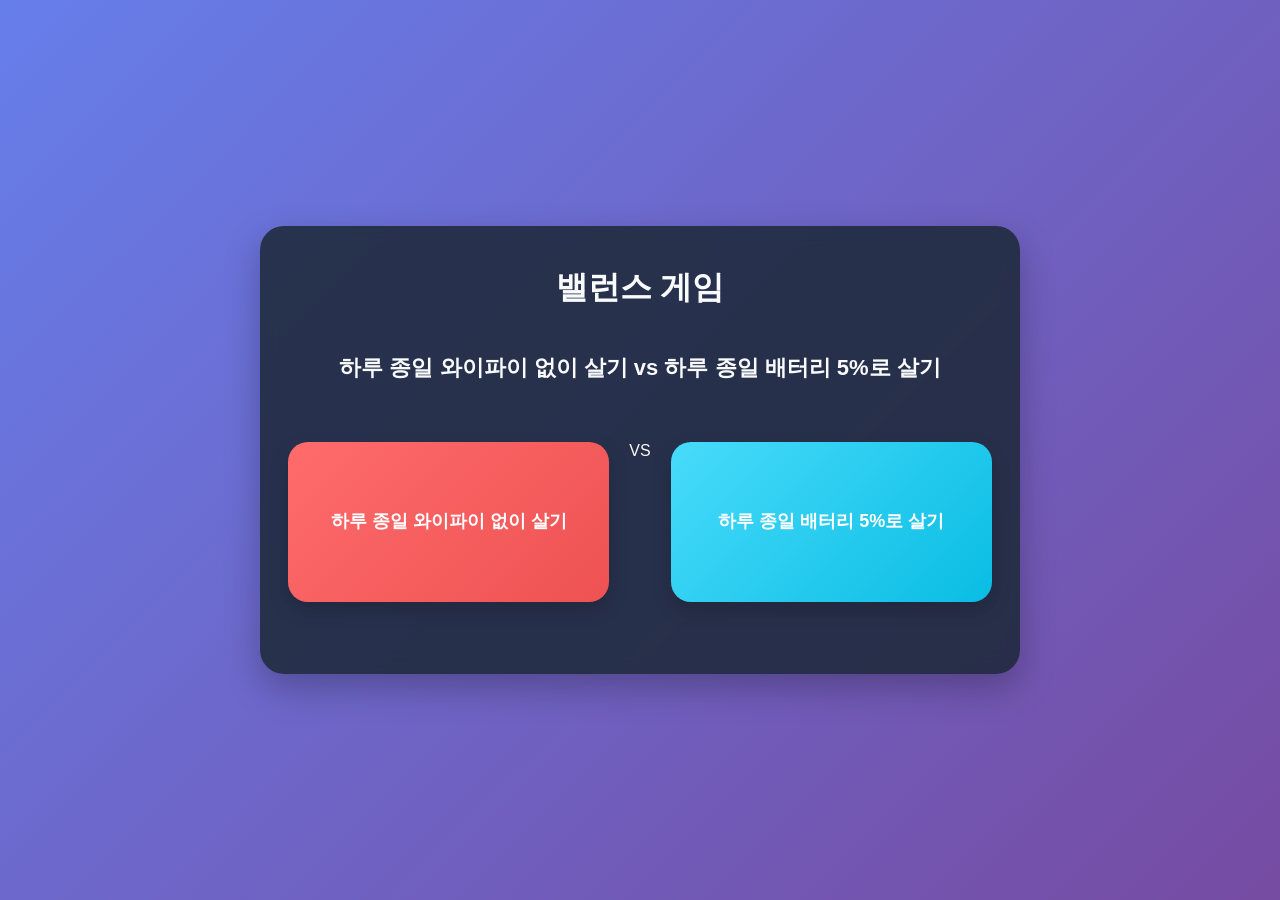
<file: balance_game/index.html>
<!DOCTYPE html>
<html lang="ko">

<head>
    <meta charset="UTF-8">
    <meta name="viewport" content="width=device-width, initial-scale=1.0">
    <meta name="description" content="재미있는 질문에 투표하고 결과를 확인하는 밸런스 게임 웹사이트">
    <title>밸런스 게임</title>
    <link rel="stylesheet" href="style.css">
</head>

<body>
    <div class="container">
        <h1>밸런스 게임</h1>
        <p id="question-text"></p>

        <div class="options">
            <button id="btn-a" class="option-btn option-a" type="button"></button>
            <span class="vs-text">VS</span>
            <button id="btn-b" class="option-btn option-b" type="button"></button>
        </div>

        <div id="result" class="hidden" aria-live="polite"></div>
        <button id="next-btn" class="hidden" type="button">다음 질문</button>
    </div>

    <script src="app.js"></script>
</body>

</html>
</file>
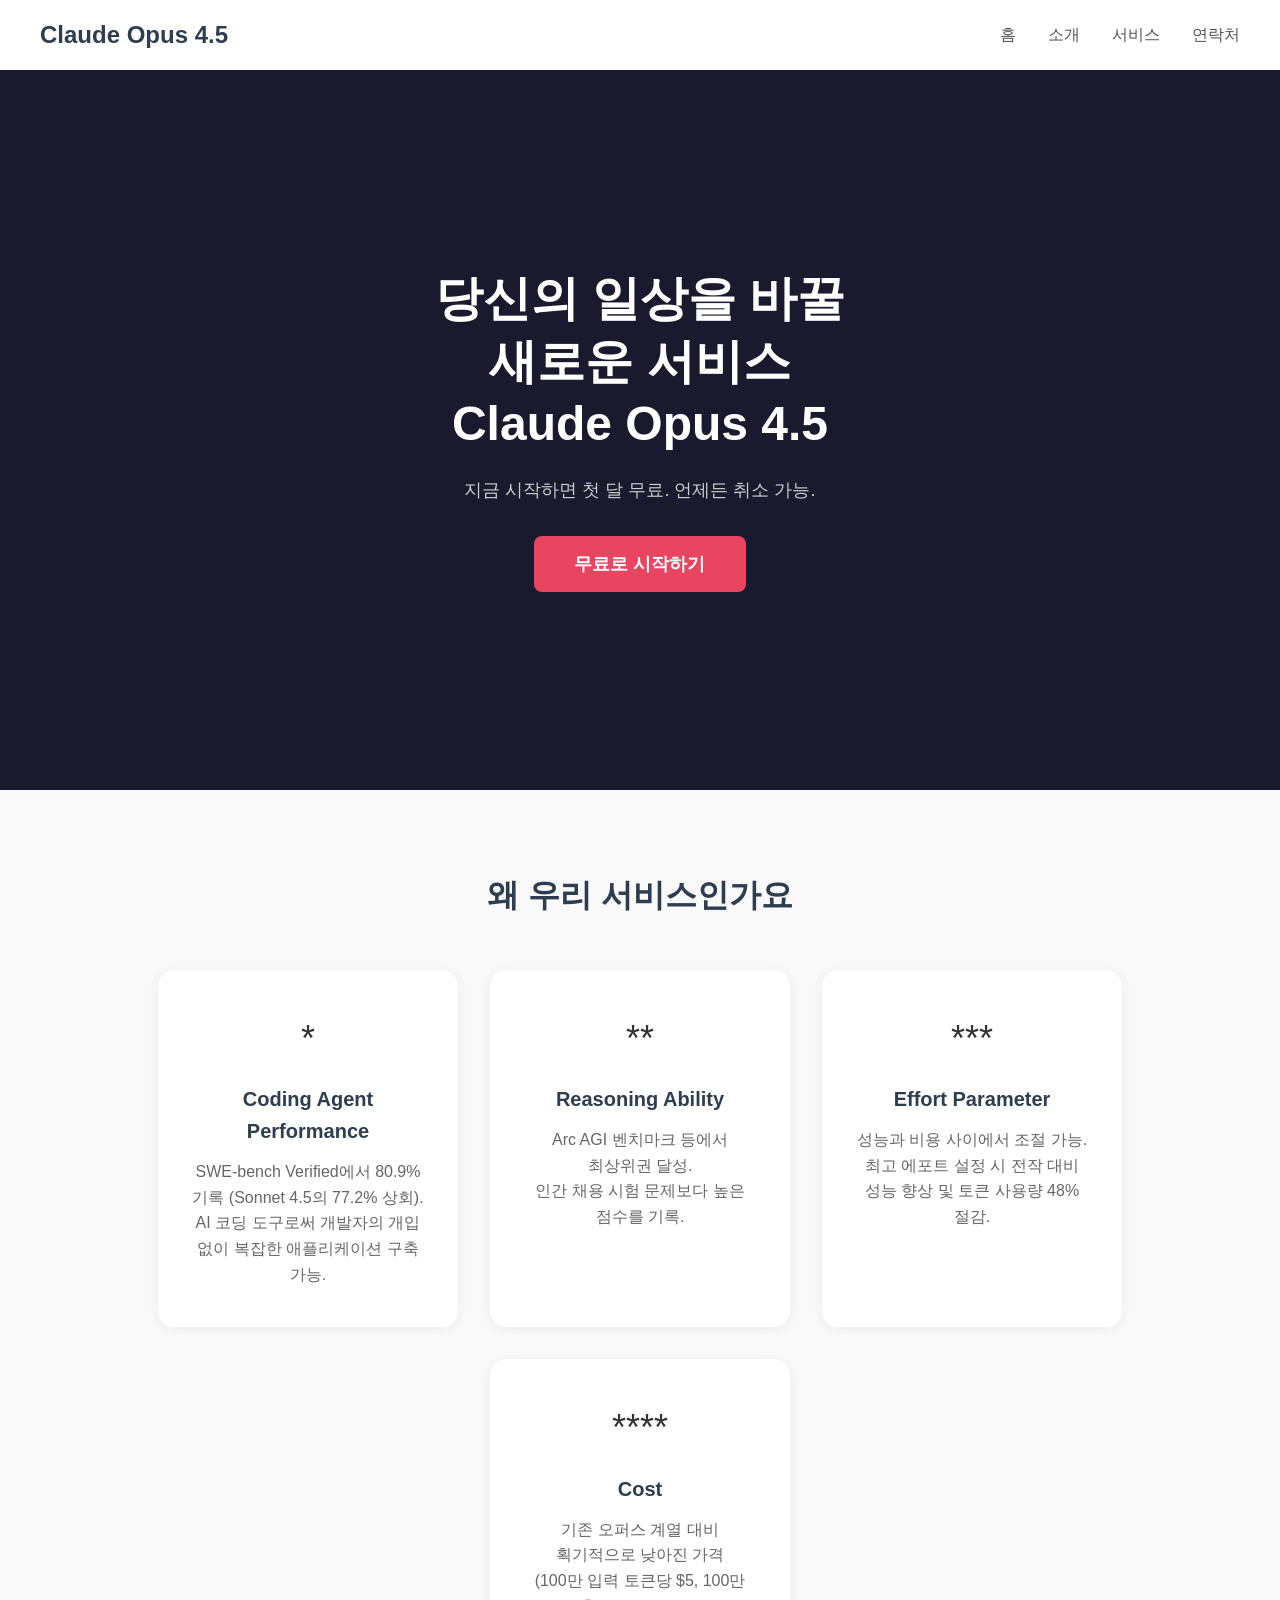
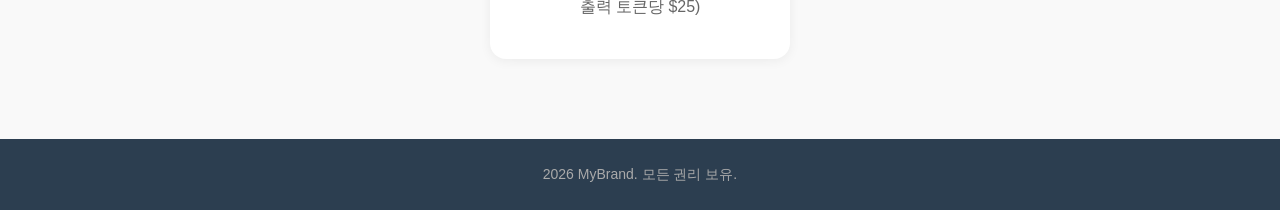
<file: claude_opus_frontend/landing.html>
<!DOCTYPE html>
<html lang="ko">

<head>
    <meta charset="UTF-8">
    <meta name="viewport" content="width=device-width, initial-scale=1.0">
    <title>Claude Opus 4.5</title>
    <link rel="stylesheet" href="style.css">
</head>

<body>
    <nav class="navbar">
        <div class="logo">Claude Opus 4.5</div>
        <ul class="nav-links">
            <li><a href="#">홈</a></li>
            <li><a href="#">소개</a></li>
            <li><a href="#">서비스</a></li>
            <li><a href="#">연락처</a></li>
        </ul>
    </nav>

    <section class="hero">
        <div class="hero-content">
            <h1 class="hero-title">당신의 일상을 바꿀<br>새로운 서비스<br>Claude Opus 4.5</h1>
            <p class="hero-desc">지금 시작하면 첫 달 무료. 언제든 취소 가능.</p>
            <button class="hero-btn">무료로 시작하기</button>
        </div>
    </section>

    <section class="features">
        <h2 class="section-title">왜 우리 서비스인가요</h2>
        <div class="feature-cards">
            <div class="feature-card">
                <div class="feature-icon">*</div>
                <h3>Coding Agent Performance</h3>
                <p>SWE-bench Verified에서 80.9% 기록 (Sonnet 4.5의 77.2% 상회).<br>AI 코딩 도구로써 개발자의 개입 없이 복잡한 애플리케이션 구축 가능.</p>
            </div>
            <div class="feature-card">
                <div class="feature-icon">**</div>
                <h3>Reasoning Ability</h3>
                <p>Arc AGI 벤치마크 등에서 최상위권 달성.<br>인간 채용 시험 문제보다 높은 점수를 기록.</p>
            </div>
            <div class="feature-card">
                <div class="feature-icon">***</div>
                <h3>Effort Parameter</h3>
                <p>성능과 비용 사이에서 조절 가능.<br> 최고 에포트 설정 시 전작 대비 성능 향상 및 토큰 사용량 48% 절감.</p>
            </div>
            <div class="feature-card">
                <div class="feature-icon">****</div>
                <h3>Cost</h3>
                <p>기존 오퍼스 계열 대비 획기적으로 낮아진 가격<br>(100만 입력 토큰당 $5, 100만 출력 토큰당 $25)</p>
            </div>
        </div>
    </section>

    <footer class="footer">
        <p>2026 MyBrand. 모든 권리 보유.</p>
    </footer>
</body>

</html>
</file>
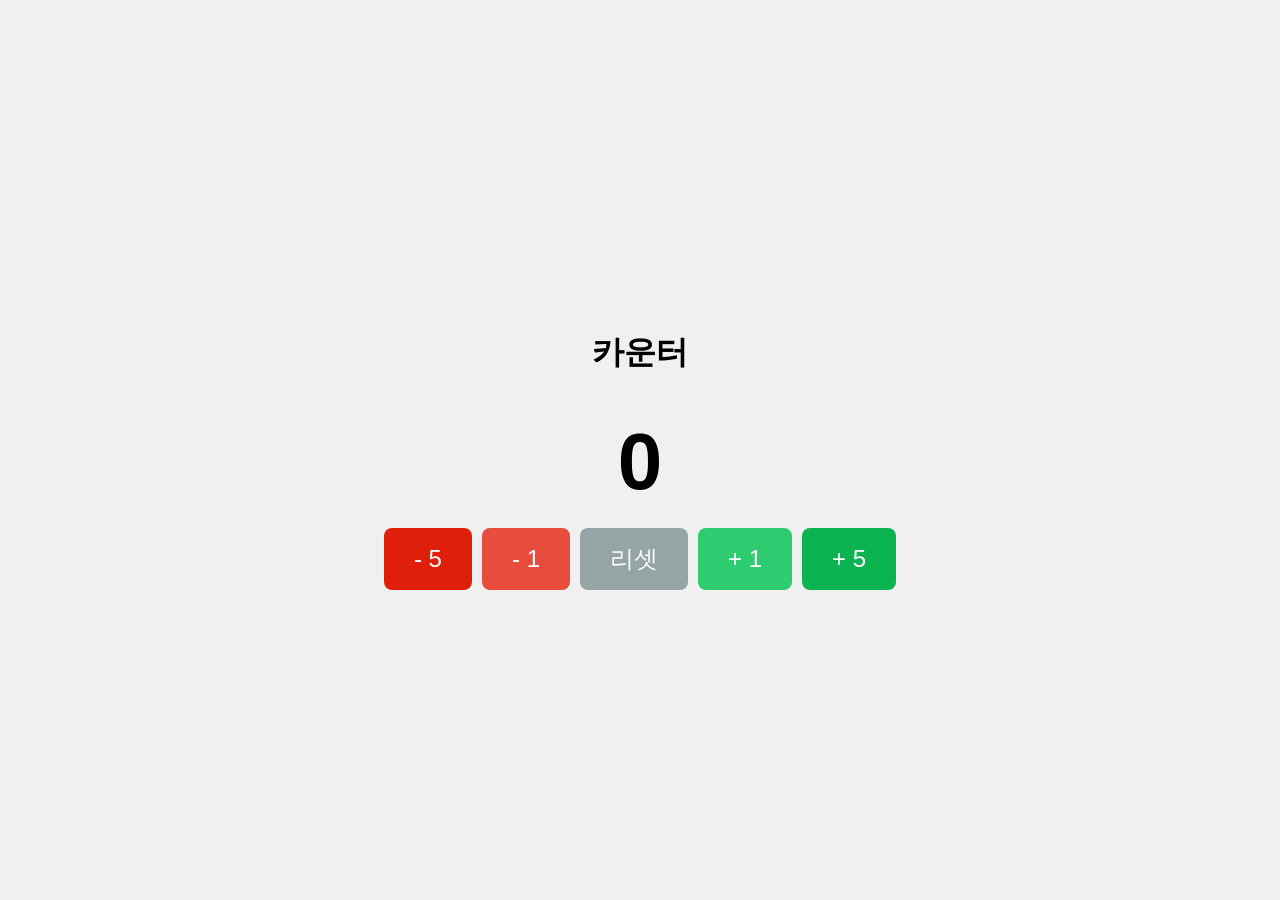
<file: counter/counter.html>
<!DOCTYPE html>
<html lang="ko">
<head>
	<link rel="stylesheet" href="style.css">
    <meta charset="UTF-8">
    <meta name="viewport" content="width=device-width, initial-scale=1.0">
    <title>카운터</title>
</head>
<body>
    <h1>카운터</h1>
    <div id="count">0</div>
    <div class="btn-group">
        <button id="decrease5Btn">- 5</button>
        <button id="decreaseBtn">- 1</button>
        <button id="resetBtn">리셋</button>
        <button id="increaseBtn">+ 1</button>
        <button id="increase5Btn">+ 5</button>
    </div>
    <script src="app.js"></script>
</body>
</html>
</file>
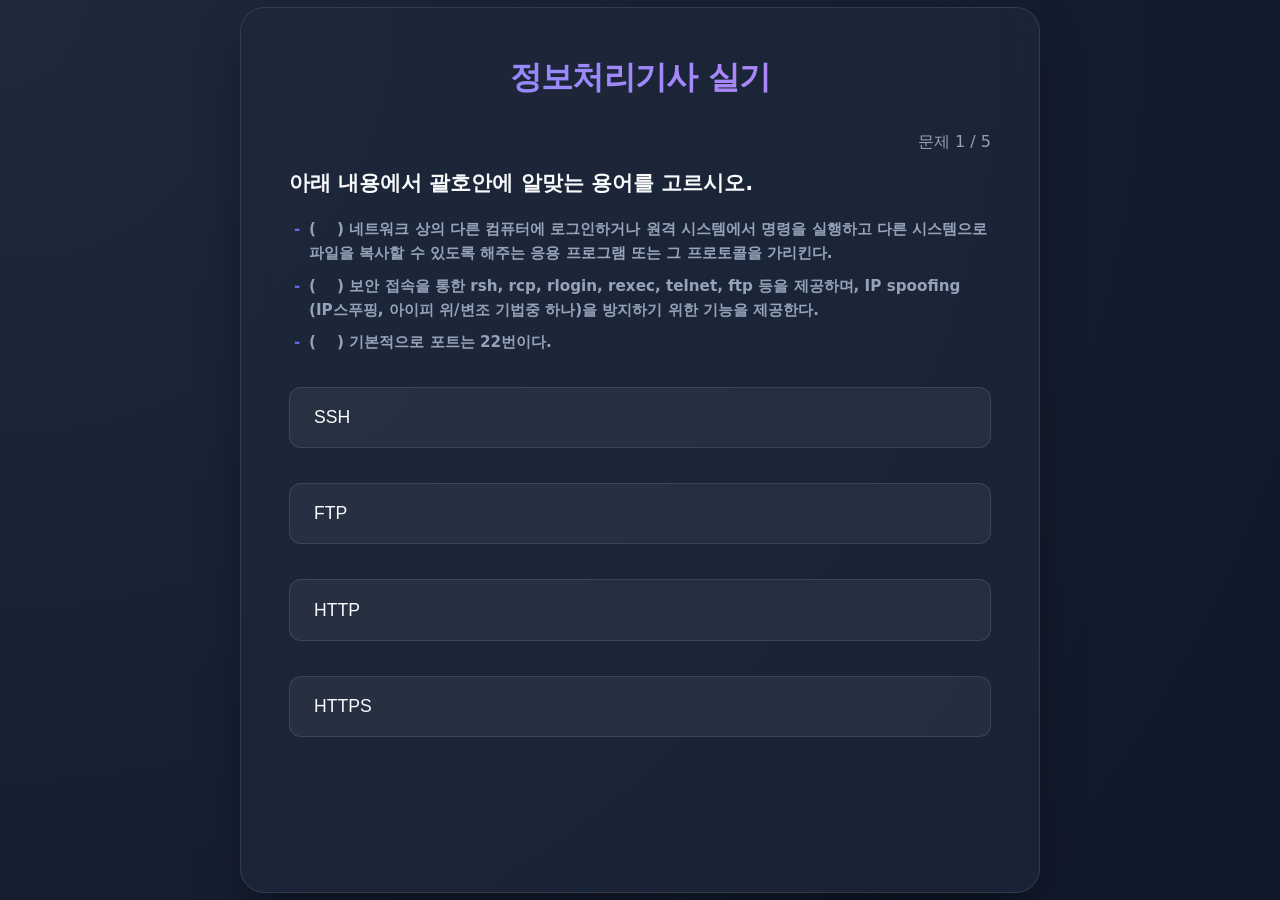
<file: Quiz/quiz.html>
<!DOCTYPE html>
<html lang="ko">
<head>
    <link rel="stylesheet" href="style.css">
    <meta charset="UTF-8">
    <meta name="viewport" content="width=device-width, initial-scale=1.0">
    <title>퀴즈 앱</title>
</head>
<body>
    <div class="quiz-container">
        <h1>정보처리기사 실기</h1>

        <div id="quiz-box">
            <div id="question-count">문제 0 / 5</div>
            <h2 id="question">예시문제</h2>

            <div id="options">
                <button class="option-btn" data-index="0">보기 1</button><br>
                <button class="option-btn" data-index="1">보기 2</button><br>
                <button class="option-btn" data-index="2">보기 3</button><br>
                <button class="option-btn" data-index="3">보기 4</button><br>
            </div>

            <div id="feedback"></div>
            <button id="next-btn">다음 문제</button>
        </div>

        <div id="result-box" style="display: none;">
            <h2 id="result-title">결과</h2>
            <p id="result-score"></p>
            <p id="result-message"></p>
            <button id="restart-btn">다시 풀기</button>
        </div>
    </div>

    <script src="app.js"></script>
</body>
</html>
</file>
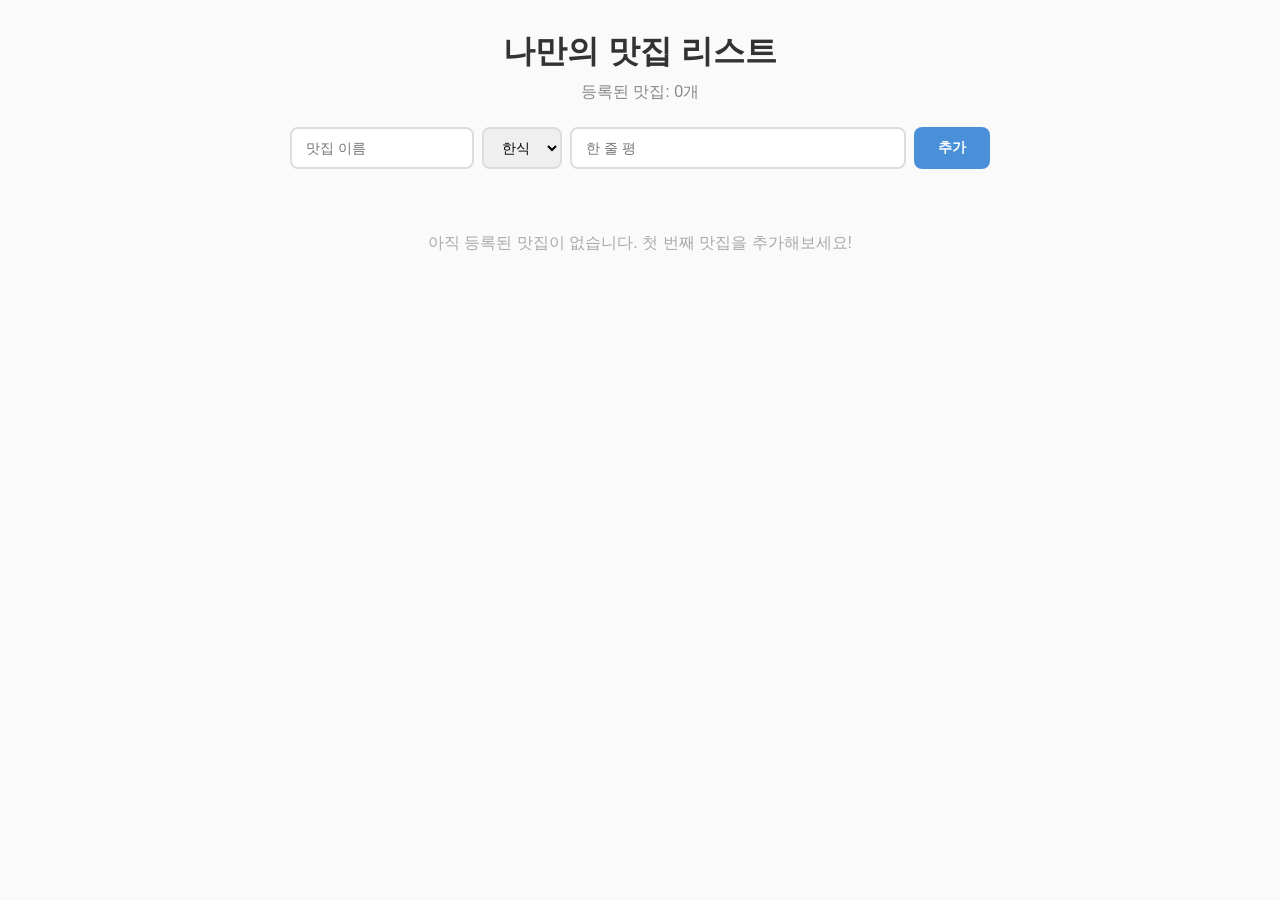
<file: Restaurant_list/restaurant.html>
<!DOCTYPE html>
<html lang="ko">

<head>
    <meta charset="UTF-8">
    <meta name="viewport" content="width=device-width, initial-scale=1.0">
    <title>나만의 맛집 리스트</title>
    <link rel="stylesheet" href="style.css">
</head>

<body>
    <div class="app">
        <h1>나만의 맛집 리스트</h1>
        <p id="count">등록된 맛집: 0개</p>

        <div class="input-area">
            <input type="text" id="name-input" placeholder="맛집 이름">
            <select id="category-select">
                <option value="한식">한식</option>
                <option value="중식">중식</option>
                <option value="일식">일식</option>
                <option value="양식">양식</option>
                <option value="분식">분식</option>
                <option value="카페">카페</option>
            </select>
            <input type="text" id="review-input" placeholder="한 줄 평">
            <button id="add-btn">추가</button>
        </div>

        <div id="restaurant-list"></div>
    </div>
    <script src="app.js"></script>
</body>

</html>
</file>
<file: balance_game/style.css>
* {
    box-sizing: border-box;
}

body {
    margin: 0;
    min-height: 100vh;
    font-family: "Pretendard", "Noto Sans KR", sans-serif;
    background: linear-gradient(135deg, #667eea, #764ba2);
    color: #f9fafb;

    display: flex;
    justify-content: center;
    align-items: center;
}

.container {
    width: 100%;
    max-width: 760px;
    padding: 40px 28px;
    background: rgba(30, 41, 59, 0.88);
    border-radius: 24px;
    box-shadow: 0 14px 35px rgba(0, 0, 0, 0.25);
    text-align: center;
    backdrop-filter: blur(8px);

    display: flex;
    flex-direction: column;
    align-items: center;
    justify-content: center;
}

h1 {
    margin: 0 0 16px;
    font-size: 32px;
    font-weight: 700;
    text-align: center;
}

#question-text {
    width: 100%;
    font-size: 22px;
    font-weight: 600;
    line-height: 1.6;
    margin: 24px 0;
    text-align: center;
    word-break: keep-all;
}

.options {
    width: 100%;
    display: flex;
    justify-content: center;
    align-items: stretch;
    gap: 20px;
    margin: 32px 0;
}

.option-btn {
    flex: 1;
    min-height: 160px;
    padding: 28px 24px;
    font-size: 18px;
    font-weight: 600;
    line-height: 1.5;
    border: none;
    border-radius: 20px;
    cursor: pointer;
    transition: all 0.25s ease;
    box-shadow: 0 8px 20px rgba(0, 0, 0, 0.18);
    word-break: keep-all;

    display: flex;
    justify-content: center;
    align-items: center;
    text-align: center;
}

.option-btn:hover {
    transform: translateY(-4px);
    box-shadow: 0 14px 28px rgba(0, 0, 0, 0.22);
}

.option-btn:active {
    transform: scale(0.98);
}

.option-btn:disabled {
    opacity: 0.7;
    cursor: not-allowed;
    transform: none;
}

.option-a {
    background: linear-gradient(135deg, #ff6b6b, #ee5253);
    color: white;
}

.option-b {
    background: linear-gradient(135deg, #48dbfb, #0abde3);
    color: white;
}

#result {
    width: 100%;
    max-width: 600px;
    margin-top: 20px;
    padding: 18px 20px;
    background: rgba(255, 255, 255, 0.12);
    border-radius: 14px;
    font-size: 18px;
    font-weight: 600;
    color: #f9fafb;
    line-height: 1.6;
    text-align: center;
}

#next-btn {
    margin-top: 24px;
    padding: 14px 28px;
    font-size: 16px;
    font-weight: 600;
    border: none;
    border-radius: 12px;
    background: linear-gradient(135deg, #a78bfa, #7c3aed);
    color: white;
    cursor: pointer;
    transition: all 0.2s ease;
}

#next-btn:hover {
    transform: translateY(-2px);
    box-shadow: 0 8px 18px rgba(0, 0, 0, 0.2);
}

.hidden {
    display: none;
}

@media (max-width: 600px) {
    .container {
        margin: 20px;
        padding: 28px 20px;
    }

    h1 {
        font-size: 26px;
    }

    #question-text {
        font-size: 19px;
    }

    .options {
        flex-direction: column;
        align-items: center;
    }

    .option-btn {
        width: 100%;
        min-height: 110px;
        font-size: 17px;
    }
}
</file>
<file: claude_opus_frontend/style.css>
* {
  margin: 0;
  padding: 0;
  box-sizing: border-box;
}

body {
  font-family: 'Noto Sans KR', sans-serif;
  line-height: 1.6;
  color: #333;
}

a {
  text-decoration: none;
  color: inherit;
}

ul, ol {
  list-style: none;
}

img {
  max-width: 100%;
  display: block;
}

.navbar {
  display: flex;
  justify-content: space-between;  /* 로고와 메뉴를 양쪽 끝으로 */
  align-items: center;             /* 세로 가운데 정렬 */
  padding: 16px 40px;
  background-color: white;
  box-shadow: 0 2px 8px rgba(0, 0, 0, 0.06);
}

.logo {
  font-size: 24px;
  font-weight: bold;
  color: #2c3e50;
}

.nav-links {
  display: flex;                   /* 리스트 항목도 가로 배치 */
  gap: 32px;
  list-style: none;                /* 리스트의 불릿 제거 */
}

.nav-links a {
  text-decoration: none;           /* 밑줄 제거 */
  color: #555;
  font-weight: 500;
}

.nav-links a:hover {
  color: #3498db;
}

.card:hover {
  box-shadow: 0 8px 30px rgba(0, 0, 0, 0.15);
  transform: translateY(-4px);
}

.card {
  transition: all 0.3s ease;
}

.hero {
  background-color: #1a1a2e;
  color: white;
  min-height: 80vh;
  display: flex;
  justify-content: center;
  align-items: center;
  text-align: center;
  padding: 40px 20px;
}

.hero-title {
    font-size: 48px;
    font-weight: 900;
    line-height: 1.3;
    margin-bottom: 20px;
    word-break: keep-all; 
    overflow-wrap: break-word;
}

.hero-desc {
    font-size: 18px;
    color: #ccc;
    margin-bottom: 32px;
    word-break: keep-all;
}

.hero-btn {
    background-color: #e94560;
    color: white;
    border: none;
    padding: 16px 40px;
    font-size: 18px;
    font-weight: bold;
    border-radius: 8px;
    cursor: pointer;
    transition: background-color 0.3s ease, transform 0.2s ease;
}

.hero-btn:hover {
    background-color: #c73e54;
    transform: scale(1.05);
}

.features {
    padding: 80px 40px;
    background-color: #f9f9f9;
    text-align: center;
}

.section-title {
    font-size: 32px;
    margin-bottom: 48px;
    color: #2c3e50;
}

.feature-cards {
    display: flex;
    gap: 32px;
    justify-content: center;
    flex-wrap: wrap;
}

.feature-card {
    background-color: white;
    padding: 40px 32px;
    border-radius: 16px;
    width: 300px;
    box-shadow: 0 2px 12px rgba(0, 0, 0, 0.06);
    transition: transform 0.2s ease;
}

.feature-card h3 {
    font-size: 20px;
    margin-bottom: 12px;
    color: #2c3e50;
    word-break: keep-all;
}

.feature-card p {
    color: #666;
    line-height: 1.6;
    word-break: keep-all; 
    overflow-wrap: break-word;
    text-align: center;
}

.feature-card:hover {
    transform: translateY(-8px);
}

.feature-icon {
    font-size: 36px;
    margin-bottom: 16px;
}

.feature-card h3 {
    font-size: 20px;
    margin-bottom: 12px;
    color: #2c3e50;
}

.feature-card p {
    color: #666;
    line-height: 1.6;
}

@media (max-width: 768px) {
    .hero-title {
        font-size: 32px;
    }

    .hero-desc {
        font-size: 16px;
    }

    .hero-btn {
        padding: 12px 28px;
        font-size: 16px;
    }

    .navbar {
        flex-direction: column;
        gap: 12px;
    }

    .nav-links {
        flex-direction: column;
        gap: 8px;
    }

    .section-title {
        font-size: 24px;
    }

    .feature-cards {
        flex-direction: column;
        align-items: center;
    }

    .feature-card {
        width: 100%;
        max-width: 400px;
    }
}

.footer {
    background-color: #2c3e50;
    color: #aaa;
    text-align: center;
    padding: 24px;
    font-size: 14px;
}
</file>
<file: counter/style.css>
body {
    display: flex;
    flex-direction: column;
    align-items: center;
    justify-content: center;
    min-height: 100vh;
    margin: 0;
    font-family: sans-serif;
    background-color: #f0f0f0;
}

#count {
    font-size: 80px;
    font-weight: bold;
    margin: 20px 0;
}

.btn-group {
    display: flex;
    gap: 10px;
}

button {
    padding: 15px 30px;
    font-size: 24px;
    border: none;
    border-radius: 8px;
    cursor: pointer;
    color: white;
}

#decrease5Btn {
    background-color: #e01f0a;
}

#decreaseBtn {
    background-color: #e74c3c;
}

#resetBtn {
    background-color: #95a5a6;
}

#increaseBtn {
    background-color: #2ecc71;
}

#increase5Btn {
    background-color: #0cb351;
}
</file>
<file: Quiz/style.css>
/* 현대적인 디자인을 위한 변수 설정 */
:root {
    --primary-color: #6366f1;    /* 인디고 블루 (포인트) */
    --success-color: #10b981;    /* 에메랄드 (정답) */
    --error-color: #ef4444;      /* 레드 (오답) */
    --bg-dark: #0f172a;          /* 깊은 네이비 배경 */
    --card-bg: rgba(30, 41, 59, 0.7); /* 반투명 카드 배경 */
    --text-main: #f8fafc;
    --text-muted: #94a3b8;
    --transition: all 0.3s cubic-bezier(0.4, 0, 0.2, 1);
}

* {
    margin: 0;
    padding: 0;
    box-sizing: border-box;
}

body {
    font-family: 'Pretendard', -apple-system, BlinkMacSystemFont, system-ui, Roboto, sans-serif;
    background: radial-gradient(circle at top left, #1e293b, #0f172a); /* 부드러운 그라데이션 배경 */
    display: flex;
    justify-content: center;
    align-items: center;
    min-height: 100vh;
    color: var(--text-main);
}

.quiz-container {
    background-color: var(--card-bg);
    backdrop-filter: blur(12px); /* 글래스모피즘 효과 */
    border: 1px solid rgba(255, 255, 255, 0.1);
    padding: 3rem;
    border-radius: 24px;
    width: 95%;
    max-width: 800px;
    box-shadow: 0 25px 50px -12px rgba(0, 0, 0, 0.5);
}

h1 {
    text-align: center;
    margin-bottom: 2rem;
    font-weight: 800;
    letter-spacing: -0.025em;
    background: linear-gradient(to right, #818cf8, #c084fc); /* 텍스트 그라데이션 */
    -webkit-background-clip: text;
    -webkit-text-fill-color: transparent;
}

#question-count {
    text-align: right;
    color: var(--text-muted);
    margin-bottom: 1rem;
    font-weight: 500;
    font-variant-numeric: tabular-nums;
}

#question {
    white-space: pre-wrap;
    font-size: 1.35rem;
    font-weight: 600;
    margin-bottom: 2rem;
    line-height: 1.6;
    color: var(--text-main);
    word-break: keep-all;
}

/* 옵션 버튼 디자인 개선 */
.option-btn {
    display: block;
    width: 100%;
    padding: 1.2rem 1.5rem;
    margin-bottom: 1rem;
    border: 1px solid rgba(255, 255, 255, 0.1);
    border-radius: 12px;
    background-color: rgba(255, 255, 255, 0.05);
    color: var(--text-main);
    font-size: 1.1rem;
    font-weight: 500;
    cursor: pointer;
    text-align: left;
    transition: var(--transition);
}

.option-btn:hover {
    background-color: rgba(255, 255, 255, 0.1);
    border-color: var(--primary-color);
    transform: translateY(-2px); /* 살짝 떠오르는 효과 */
}

/* 정답/오답 상태 시각화 강화 */
.option-btn.correct {
    background-color: rgba(16, 185, 129, 0.2) !important;
    border-color: var(--success-color) !important;
    color: #a7f3d0;
    box-shadow: 0 0 20px rgba(16, 185, 129, 0.2);
}

.option-btn.wrong {
    background-color: rgba(239, 68, 68, 0.2) !important;
    border-color: var(--error-color) !important;
    color: #fecaca;
}

.option-btn.disabled {
    pointer-events: none;
    opacity: 0.5;
}

#feedback {
    text-align: center;
    font-size: 1.1rem;
    margin: 1.5rem 0;
    min-height: 1.5rem;
    transition: var(--transition);
}

/* 다음 버튼 디자인 개선 */
#next-btn, #restart-btn {
    display: none;
    width: 100%;
    padding: 1.2rem;
    border: none;
    border-radius: 12px;
    background: linear-gradient(135deg, #6366f1, #a855f7);
    color: white;
    font-size: 1.2rem;
    font-weight: 700;
    cursor: pointer;
    margin-top: 1rem;
    transition: var(--transition);
    box-shadow: 0 10px 15px -3px rgba(99, 102, 241, 0.3);
}

#next-btn:hover, #restart-btn:hover {
    filter: brightness(1.1);
    transform: translateY(-2px);
    box-shadow: 0 20px 25px -5px rgba(99, 102, 241, 0.4);
}

/* 결과 박스 디자인 */
#result-box {
    text-align: center;
    padding: 2rem 0;
}

#result-score {
    font-size: 4rem;
    font-weight: 900;
    background: linear-gradient(to bottom, #fff, #94a3b8);
    -webkit-background-clip: text;
    -webkit-text-fill-color: transparent;
    margin: 1.5rem 0;
}

#result-message {
    font-size: 1.2rem;
    color: var(--text-muted);
    margin-bottom: 2.5rem;
}

/* 메인 문제 스타일 */
.question-title {
    font-size: 1.3rem;
    font-weight: 700;
    margin-bottom: 1.2rem;
    line-height: 1.4;
    color: var(--text-main);
}

/* 상세 목록 스타일 */
.question-details {
    list-style: none; /* 기본 점 제거 */
    padding-left: 5px;
    margin-bottom: 1.5rem;
}

.question-details li {
    font-size: 0.95rem; /* 글자 크기 축소 */
    color: var(--text-muted);
    line-height: 1.6;
    margin-bottom: 8px;
    position: relative;
    padding-left: 15px;
}

/* - 표기를 CSS로 삽입 (줄 맞춤 유지) */
.question-details li::before {
    content: "-";
    position: absolute;
    left: 0;
    color: var(--primary-color);
}
</file>
<file: Restaurant_list/style.css>
* {
  margin: 0;
  padding: 0;
  box-sizing: border-box;
}

body {
  font-family: 'Pretendard', 'Apple SD Gothic Neo', sans-serif;
  background-color: #fafafa;
  padding: 30px 20px;
}

.app {
  max-width: 700px;
  margin: 0 auto;
}

h1 {
  text-align: center;
  color: #333;
  margin-bottom: 8px;
}

#count {
  text-align: center;
  color: #888;
  margin-bottom: 24px;
}

.input-area {
  display: flex;
  gap: 8px;
  margin-bottom: 24px;
  flex-wrap: wrap;
}

.input-area input,
.input-area select {
  padding: 10px 14px;
  border: 2px solid #ddd;
  border-radius: 8px;
  font-size: 14px;
  outline: none;
}

.input-area input:focus,
.input-area select:focus {
  border-color: #4a90d9;
}

#name-input { flex: 1; min-width: 120px; }
#review-input { flex: 2; min-width: 150px; }

#add-btn {
  padding: 10px 24px;
  background-color: #4a90d9;
  color: white;
  border: none;
  border-radius: 8px;
  font-size: 14px;
  cursor: pointer;
  font-weight: bold;
}

#add-btn:hover { background-color: #357abd; }

#restaurant-list {
  display: flex;
  flex-direction: column;
  gap: 12px;
}

.restaurant-card {
  background: white;
  border-radius: 12px;
  padding: 16px 20px;
  box-shadow: 0 2px 8px rgba(0,0,0,0.08);
  display: flex;
  justify-content: space-between;
  align-items: center;
}

.card-info h3 {
  font-size: 16px;
  color: #333;
  margin-bottom: 4px;
}

.card-info .category {
  display: inline-block;
  background: #e8f0fe;
  color: #4a90d9;
  padding: 2px 10px;
  border-radius: 12px;
  font-size: 12px;
  margin-right: 8px;
}

.card-info .review {
  color: #888;
  font-size: 14px;
  margin-top: 4px;
}

.delete-btn {
  background: #ff5252;
  color: white;
  border: none;
  padding: 6px 14px;
  border-radius: 8px;
  cursor: pointer;
  font-size: 13px;
}

.delete-btn:hover { background: #d32f2f; }
</file>
